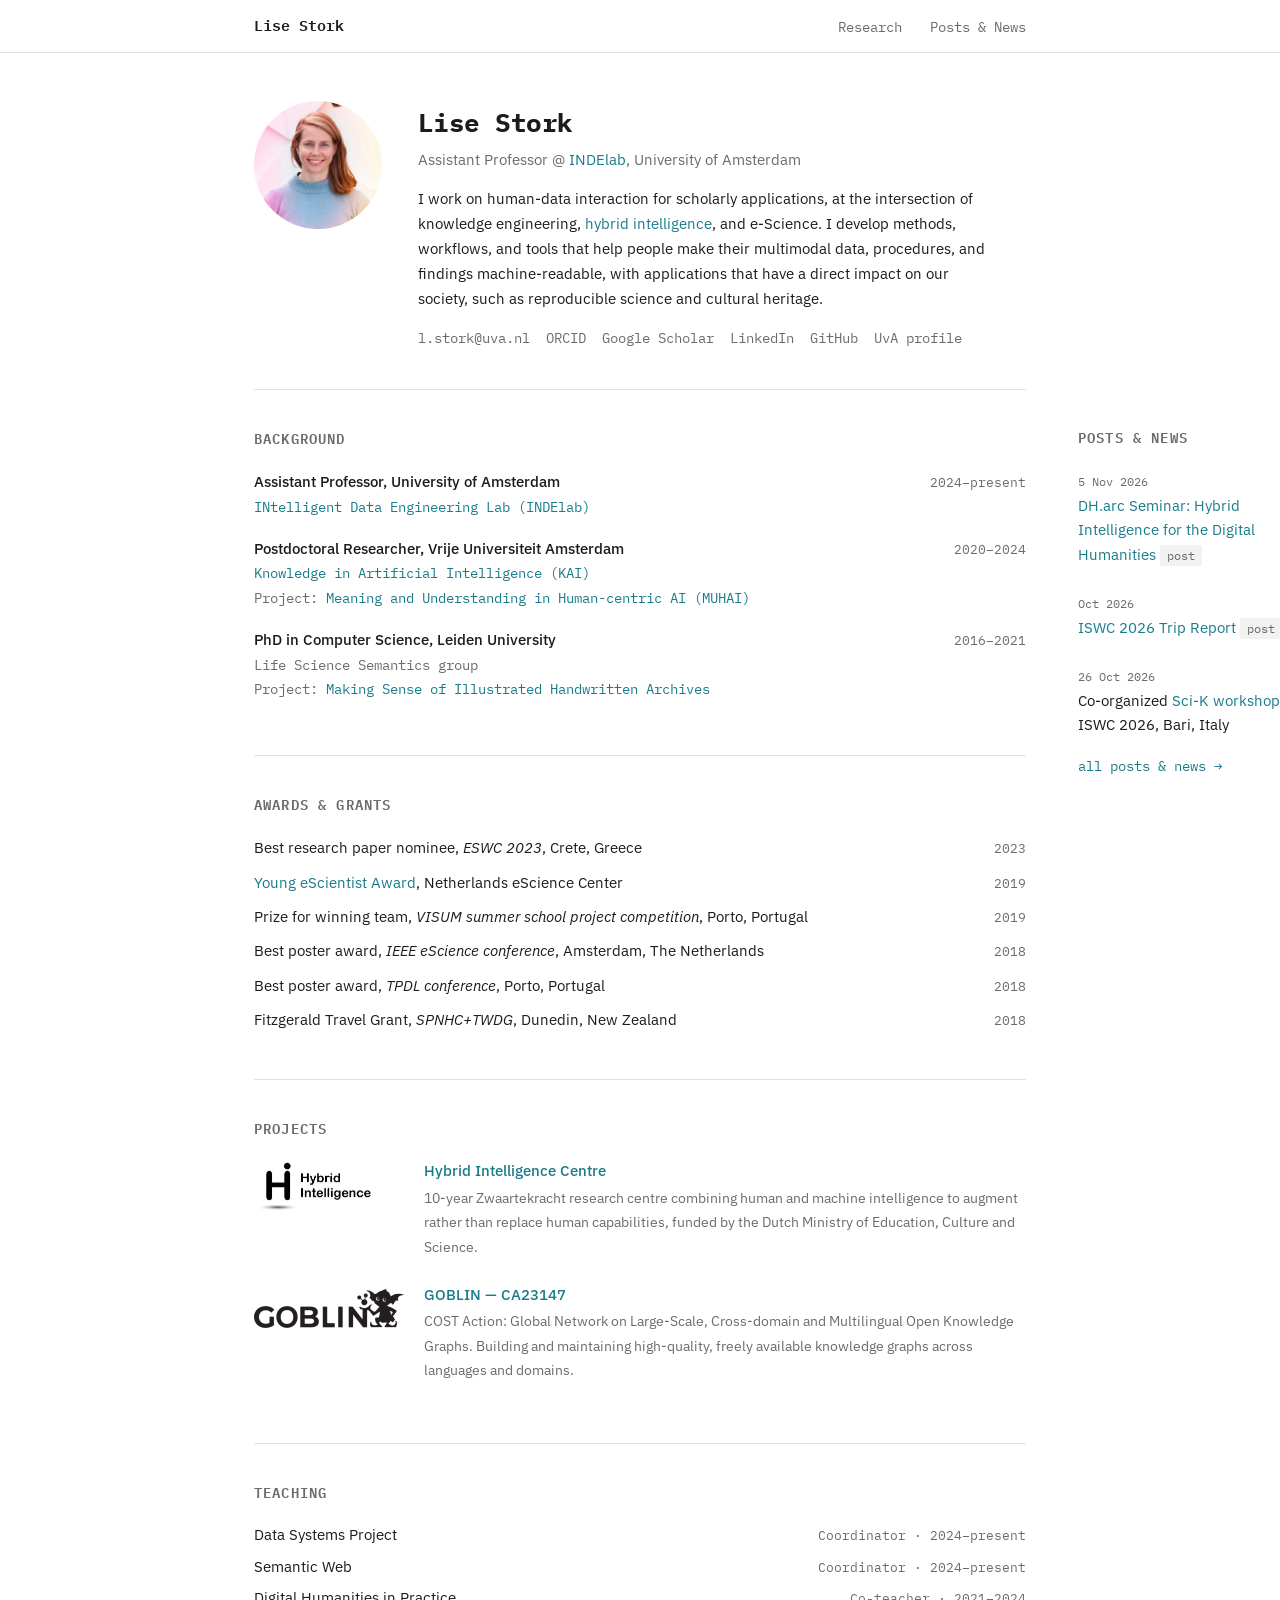
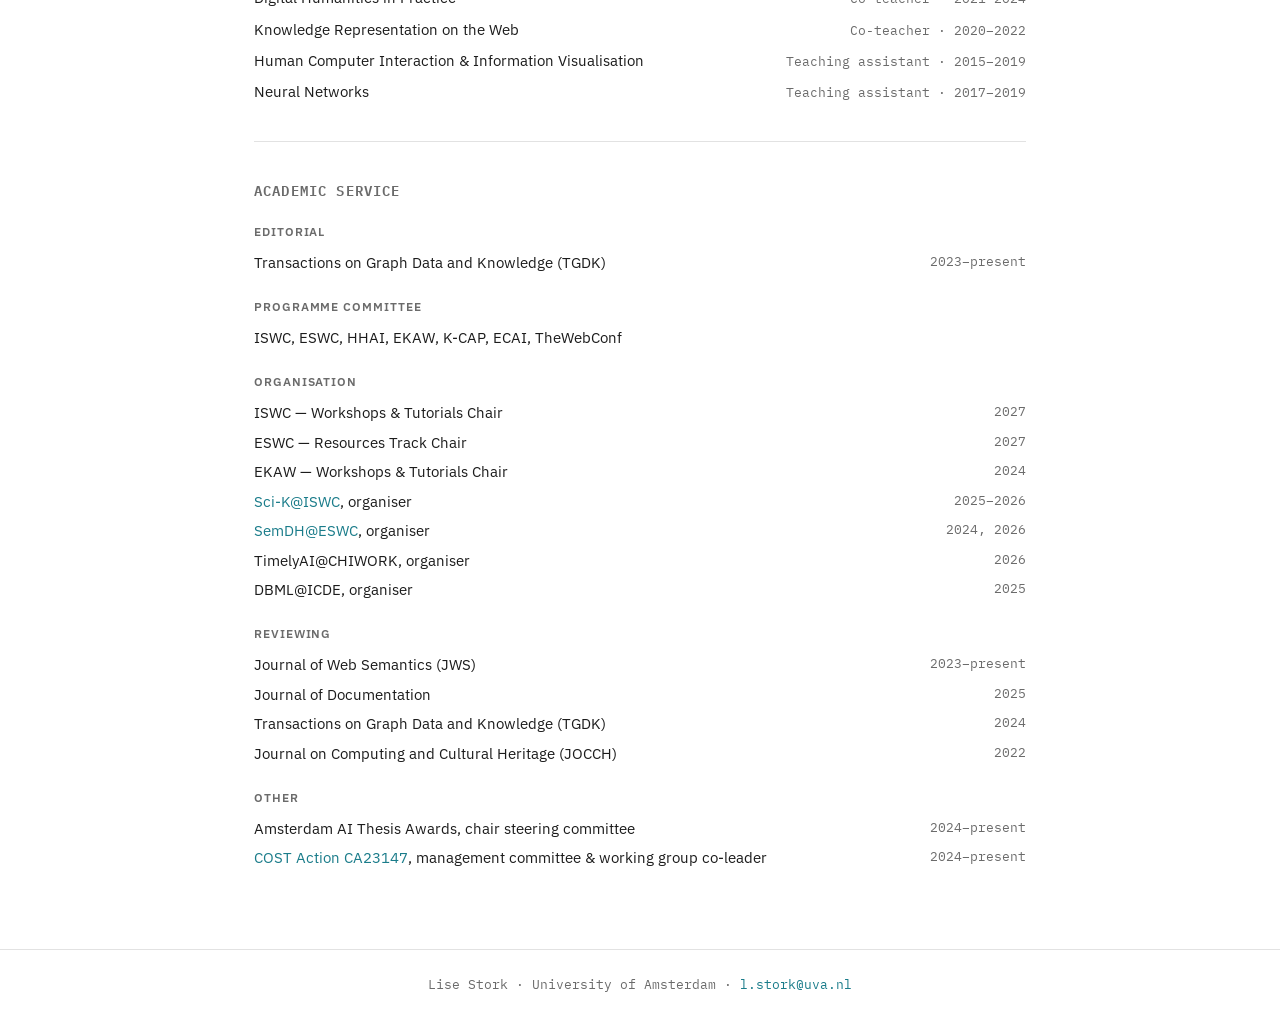
<file: index.html>
<!DOCTYPE html>
<html lang="en">
<head>
  <meta charset="utf-8">
  <meta name="viewport" content="width=device-width, initial-scale=1">
  <meta name="description" content="Lise Stork, Assistant Professor at INDElab, University of Amsterdam. Semantic Web, Knowledge Engineering, Scholarly Data.">
  <title>Lise Stork</title>
  <link rel="stylesheet" href="style.css">
</head>
<body>

<nav>
  <div class="nav-inner">
    <a class="nav-name" href="index.html">Lise Stork</a>
    <ul class="nav-links">
      <li><a href="research/index.html">Research</a></li>
      <li><a href="posts/index.html">Posts &amp; News</a></li>
    </ul>
  </div>
</nav>

<div class="wrap">

  <!-- ── Profile ─────────────────────────── -->
  <div class="profile" id="about">
    <img class="profile-photo" src="images/photo.png" alt="Lise Stork">
    <div class="profile-info">
      <h1>Lise Stork</h1>
      <p class="profile-role">
        Assistant Professor @
        <a href="https://indelab.org/">INDElab</a>,
        University of Amsterdam
      </p>
      <p class="profile-bio">
        I work on human-data interaction for scholarly applications, at the intersection
        of knowledge engineering, <a href="https://www.hybrid-intelligence-centre.nl/">hybrid intelligence</a>,
        and e-Science. I develop methods, workflows, and tools that help people make their
        multimodal data, procedures, and findings machine-readable, with applications that
        have a direct impact on our society, such as reproducible science and cultural
        heritage.
      </p>
      <div class="profile-links">
        <a class="email-link" href="#" data-u="l.stork" data-d="uva.nl">l.stork [at] uva.nl</a>
        <a href="https://orcid.org/0000-0002-2146-4803">ORCID</a>
        <a href="https://scholar.google.com/citations?hl=en&user=zS9_TjYAAAAJ">Google Scholar</a>
        <a href="https://nl.linkedin.com/in/lise-stork-931300103">LinkedIn</a>
        <a href="https://github.com/lisestork">GitHub</a>
        <a href="https://www.uva.nl/profiel/s/t/l.stork/l.stork.html">UvA profile</a>
      </div>
    </div>
  </div>
</div><!-- /.wrap -->

<div class="wrap background-wrap">

    <section id="background">
        <h2>Background</h2>

        <div class="trajectory-item">
          <div class="trajectory-body">
            <strong>Assistant Professor, University of Amsterdam</strong>
            <span class="traj-sub">
              <a href="https://indelab.org/">INtelligent Data Engineering Lab (INDElab)</a><br>
            </span>
          </div>
          <span class="trajectory-dates">2024–present</span>
        </div>

        <div class="trajectory-item">
          <div class="trajectory-body">
            <strong>Postdoctoral Researcher, Vrije Universiteit Amsterdam</strong>
            <span class="traj-sub">
              <a href="https://kai.cs.vu.nl/">Knowledge in Artificial Intelligence (KAI)</a><br>
              Project: <a href="https://muhai.univiu.org/">Meaning and Understanding in Human-centric AI (MUHAI)</a>
            </span>
          </div>
          <span class="trajectory-dates">2020–2024</span>
        </div>

        <div class="trajectory-item">
          <div class="trajectory-body">
            <strong>PhD in Computer Science, Leiden University</strong>
            <span class="traj-sub">
              Life Science Semantics group<br>
              Project: <a href="https://sites.google.com/naturalis.nl/makingsenseproject/">Making Sense of Illustrated Handwritten Archives</a>
            </span>
          </div>
          <span class="trajectory-dates">2016–2021</span>
        </div>

    </section>

  <!-- ── Sidebar: News ───────────────────── -->
    <aside class="page-sidebar">
      <section id="news">
        <h2>Posts &amp; News</h2>
        <div class="news-list" id="news-list"></div>
        <p class="see-all"><a href="posts/index.html">all posts &amp; news →</a></p>
      </section>
    </aside>

</div><!-- /.background-wrap -->

<div class="wrap">

  <!-- Awards & Grants -->
      <section id="awards">
        <h2>Awards &amp; Grants</h2>

        <div class="award-item">
          <span>Best research paper nominee, <em>ESWC 2023</em>, Crete, Greece</span>
          <span class="award-year">2023</span>
        </div>
        <div class="award-item">
          <span><a href="https://www.esciencecenter.nl/news/lise-stork-wins-young-escientist-award-2019/">Young eScientist Award</a>, Netherlands eScience Center</span>
          <span class="award-year">2019</span>
        </div>
        <div class="award-item">
          <span>Prize for winning team, <em>VISUM summer school project competition</em>, Porto, Portugal</span>
          <span class="award-year">2019</span>
        </div>
        <div class="award-item">
          <span>Best poster award, <em>IEEE eScience conference</em>, Amsterdam, The Netherlands</span>
          <span class="award-year">2018</span>
        </div>
        <div class="award-item">
          <span>Best poster award, <em>TPDL conference</em>, Porto, Portugal</span>
          <span class="award-year">2018</span>
        </div>
        <div class="award-item">
          <span>Fitzgerald Travel Grant, <em>SPNHC+TWDG</em>, Dunedin, New Zealand</span>
          <span class="award-year">2018</span>
        </div>
      </section>

      <!-- Projects -->
      <section id="projects">
        <h2>Projects</h2>

        <div class="project-item">
          <div class="project-logo-wrap"><a href="https://www.hybrid-intelligence-centre.nl/"><img class="project-logo" src="images/hi-centre-logo.jpg" alt="Hybrid Intelligence Centre"></a></div>
          <div>
            <strong><a href="https://www.hybrid-intelligence-centre.nl/">Hybrid Intelligence Centre</a></strong>
            <span class="proj-desc">10-year Zwaartekracht research centre combining human and machine intelligence to augment rather than replace human capabilities, funded by the Dutch Ministry of Education, Culture and Science.</span>
          </div>
        </div>

        <div class="project-item">
          <div class="project-logo-wrap"><a href="https://goblin-cost.eu/"><img class="project-logo" src="images/goblin-logo.png" alt="GOBLIN COST Action"></a></div>
          <div>
            <strong><a href="https://goblin-cost.eu/">GOBLIN — CA23147</a></strong>
            <span class="proj-desc">COST Action: Global Network on Large-Scale, Cross-domain and Multilingual Open Knowledge Graphs. Building and maintaining high-quality, freely available knowledge graphs across languages and domains.</span>
          </div>
        </div>
      </section>

      <!-- Teaching -->
      <section id="teaching">
        <h2>Teaching</h2>
        <div class="teaching-list">
          <div class="teaching-item">
            <span>Data Systems Project</span>
            <span class="teaching-meta">Coordinator · 2024–present</span>
          </div>
          <div class="teaching-item">
            <span>Semantic Web</span>
            <span class="teaching-meta">Coordinator · 2024–present</span>
          </div>
          <div class="teaching-item">
            <span>Digital Humanities in Practice</span>
            <span class="teaching-meta">Co-teacher · 2021–2024</span>
          </div>
          <div class="teaching-item">
            <span>Knowledge Representation on the Web</span>
            <span class="teaching-meta">Co-teacher · 2020–2022</span>
          </div>
          <div class="teaching-item">
            <span>Human Computer Interaction &amp; Information Visualisation</span>
            <span class="teaching-meta">Teaching assistant · 2015–2019</span>
          </div>
          <div class="teaching-item">
            <span>Neural Networks</span>
            <span class="teaching-meta">Teaching assistant · 2017–2019</span>
          </div>
        </div>
      </section>

      <!-- Academic Service -->
      <section id="service">
        <h2>Academic Service</h2>

        <div class="service-group">
          <h3>Editorial</h3>
          <ul class="service-list">
            <li>
              <span>Transactions on Graph Data and Knowledge (TGDK)</span>
              <span class="service-year">2023–present</span>
            </li>
          </ul>
        </div>

        <div class="service-group">
          <h3>Programme Committee</h3>
          <p style="font-size:0.925rem;">ISWC, ESWC, HHAI, EKAW, K-CAP, ECAI, TheWebConf</p>
        </div>

        <div class="service-group">
          <h3>Organisation</h3>
          <ul class="service-list">
            <li><span>ISWC — Workshops &amp; Tutorials Chair</span><span class="service-year">2027</span></li>
            <li><span>ESWC — Resources Track Chair</span><span class="service-year">2027</span></li>
            <li><span>EKAW — Workshops &amp; Tutorials Chair</span><span class="service-year">2024</span></li>
            <li><span><a href="https://sci-k.github.io/2026/">Sci-K@ISWC</a>, organiser</span><span class="service-year">2025–2026</span></li>
            <li><span><a href="https://semdh.github.io/">SemDH@ESWC</a>, organiser</span><span class="service-year">2024, 2026</span></li>
            <li><span>TimelyAI@CHIWORK, organiser</span><span class="service-year">2026</span></li>
            <li><span>DBML@ICDE, organiser</span><span class="service-year">2025</span></li>
          </ul>
        </div>

        <div class="service-group">
          <h3>Reviewing</h3>
          <ul class="service-list">
            <li><span>Journal of Web Semantics (JWS)</span><span class="service-year">2023–present</span></li>
            <li><span>Journal of Documentation</span><span class="service-year">2025</span></li>
            <li><span>Transactions on Graph Data and Knowledge (TGDK)</span><span class="service-year">2024</span></li>
            <li><span>Journal on Computing and Cultural Heritage (JOCCH)</span><span class="service-year">2022</span></li>
          </ul>
        </div>

        <div class="service-group">
          <h3>Other</h3>
          <ul class="service-list">
            <li>
              <span>Amsterdam AI Thesis Awards, chair steering committee</span>
              <span class="service-year">2024–present</span>
            </li>
            <li>
              <span><a href="https://goblin-cost.eu/">COST Action CA23147</a>, management committee &amp; working group co-leader</span>
              <span class="service-year">2024–present</span>
            </li>
          </ul>
        </div>
      </section>

</div>

<footer>
  <div class="wrap">
    <p>Lise Stork · University of Amsterdam ·
      <a class="email-link" href="#" data-u="l.stork" data-d="uva.nl">l.stork [at] uva.nl</a>
    </p>
  </div>
</footer>

<script>
  document.querySelectorAll('.email-link').forEach(function(el) {
    var addr = el.dataset.u + '@' + el.dataset.d;
    el.href = 'mailto:' + addr;
    el.textContent = addr;
  });
</script>
<script src="posts.js"></script>
<script>
  (function () {
    var sorted = POSTS.slice().sort(function (a, b) { return b.sort > a.sort ? 1 : -1; });
    document.getElementById('news-list').innerHTML = sorted.slice(0, 3).map(function (item) {
      var titleHtml = item.url
        ? '<a href="' + item.url + '">' + (item.title || '') + '</a>'
        : (item.titleHtml || item.title || '');
      var tagHtml = item.url && item.tags.length
        ? ' <span class="post-tag">' + item.tags[0] + '</span>' : '';
      return '<div class="news-item"><span class="news-date">' + item.date + '</span>'
        + '<span>' + titleHtml + tagHtml + '</span></div>';
    }).join('');
  })();
</script>

</body>
</html>
</file>
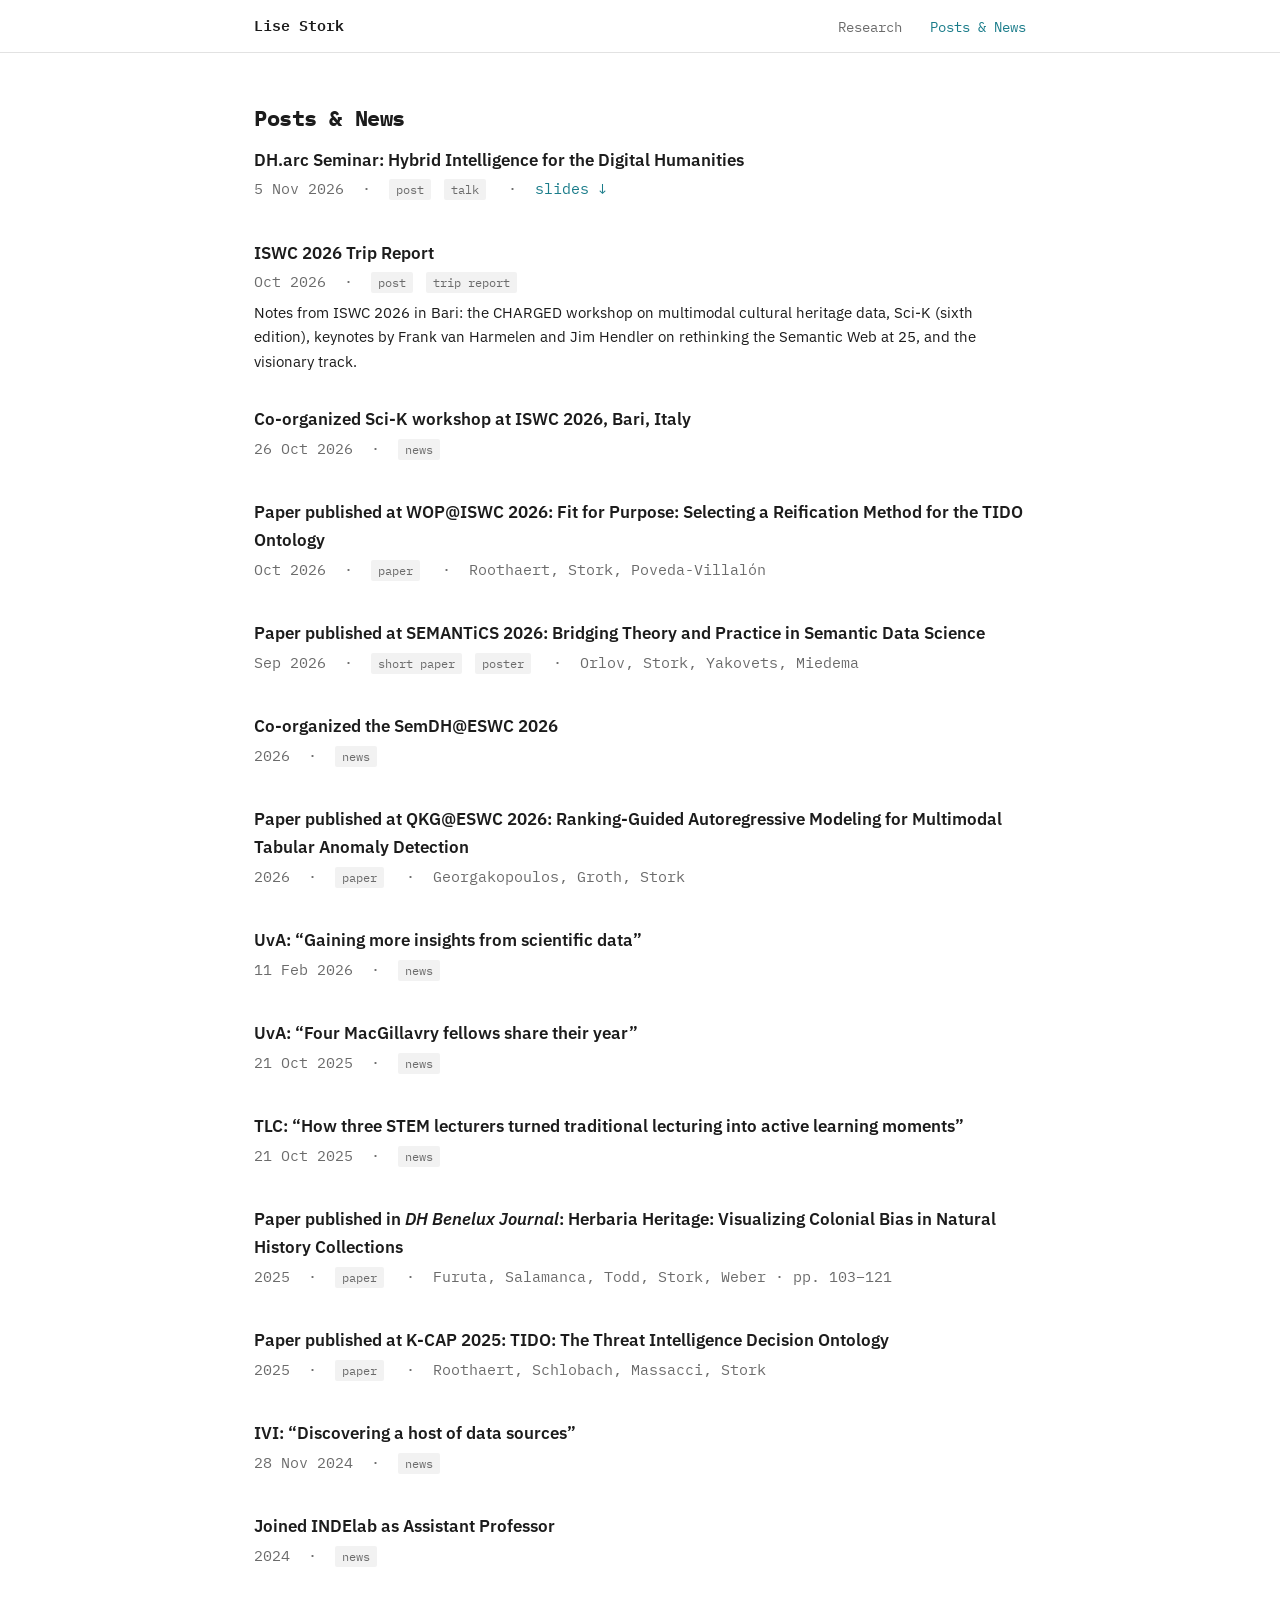
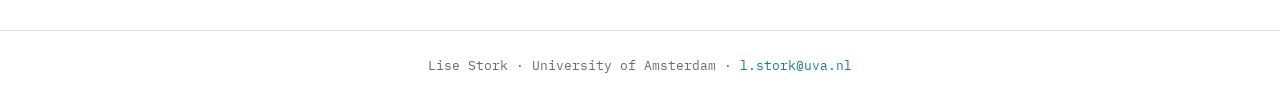
<file: posts/index.html>
<!DOCTYPE html>
<html lang="en">
<head>
  <meta charset="utf-8">
  <meta name="viewport" content="width=device-width, initial-scale=1">
  <meta name="description" content="Posts & News — Lise Stork">
  <title>Posts &amp; News · Lise Stork</title>
  <link rel="stylesheet" href="../style.css">
</head>
<body>

<nav>
  <div class="nav-inner">
    <a class="nav-name" href="../index.html">Lise Stork</a>
    <ul class="nav-links">
      <li><a href="../research/index.html">Research</a></li>
      <li><a href="../posts/index.html" class="active">Posts &amp; News</a></li>
    </ul>
  </div>
</nav>

<div class="wrap">

  <div class="profile" style="padding-bottom: 8px;">
    <div class="profile-info">
      <h1 style="font-size:1.35rem;">Posts &amp; News</h1>
    </div>
  </div>

  <main>
    <section style="border-top: none; padding-top: 0;">
      <div class="post-list" id="post-list"></div>
    </section>
  </main>
</div>

<footer>
  <div class="wrap">
    <p>Lise Stork · University of Amsterdam ·
      <a class="email-link" href="#" data-u="l.stork" data-d="uva.nl">l.stork [at] uva.nl</a>
    </p>
  </div>
</footer>

<script>
  document.querySelectorAll('.email-link').forEach(function(el) {
    var addr = el.dataset.u + '@' + el.dataset.d;
    el.href = 'mailto:' + addr;
    el.textContent = addr;
  });
</script>
<script src="../posts.js"></script>
<script>
  (function () {
    var base = '../';
    var sorted = POSTS.slice().sort(function (a, b) { return b.sort > a.sort ? 1 : -1; });
    document.getElementById('post-list').innerHTML = sorted.map(function (item) {
      var titleHtml = item.url
        ? '<a href="' + base + item.url + '">' + (item.title || '') + '</a>'
        : (item.titleHtml || item.title || '');
      var tagSpans = item.tags.map(function (t) {
        return '<span class="post-tag">' + t + '</span>';
      }).join(' ');
      var meta = item.date + ' &nbsp;·&nbsp; ' + tagSpans;
      if (item.byline) meta += ' &nbsp;·&nbsp; ' + item.byline;
      if (item.slides) meta += ' &nbsp;·&nbsp; <a href="' + base + item.slides + '">slides ↓</a>';
      return '<div class="post-entry"><h3>' + titleHtml + '</h3>'
        + '<p class="post-entry-meta">' + meta + '</p>'
        + (item.description ? '<p>' + item.description + '</p>' : '')
        + '</div>';
    }).join('');
  })();
</script>

</body>
</html>
</file>
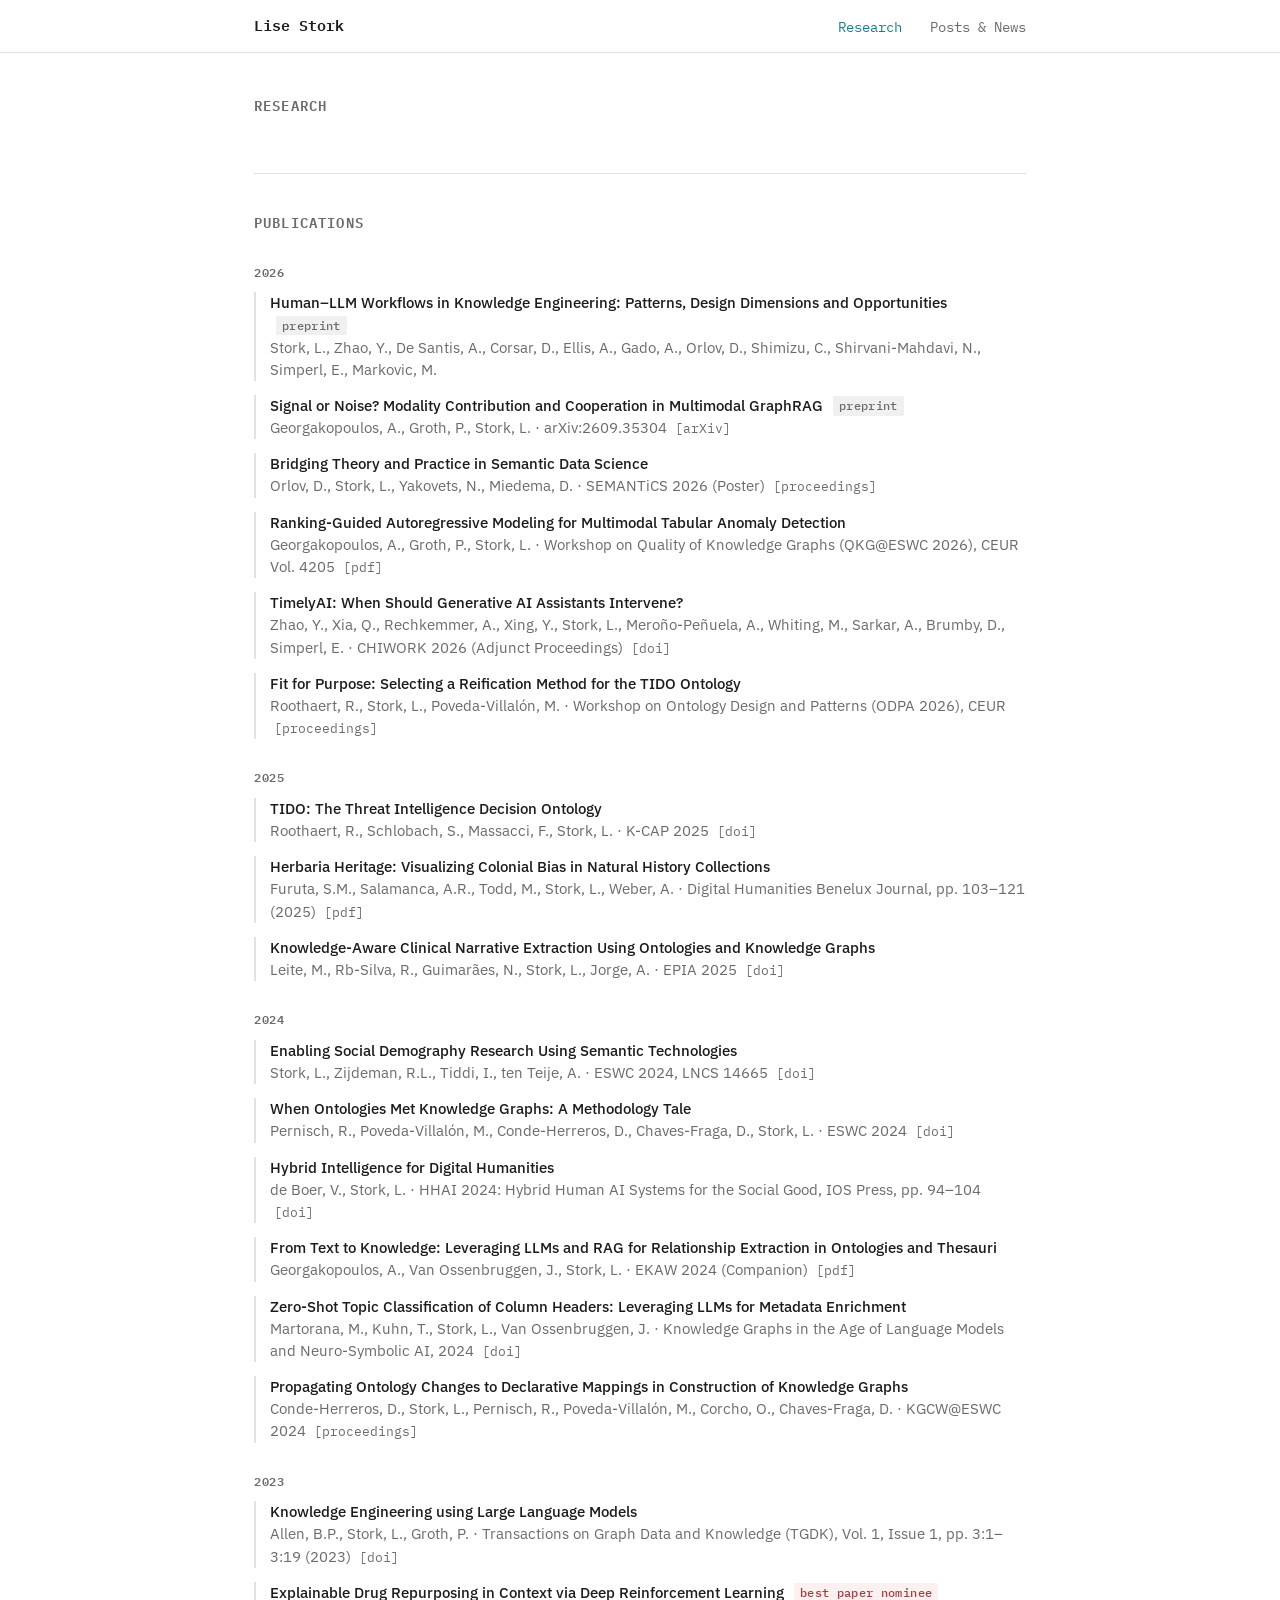
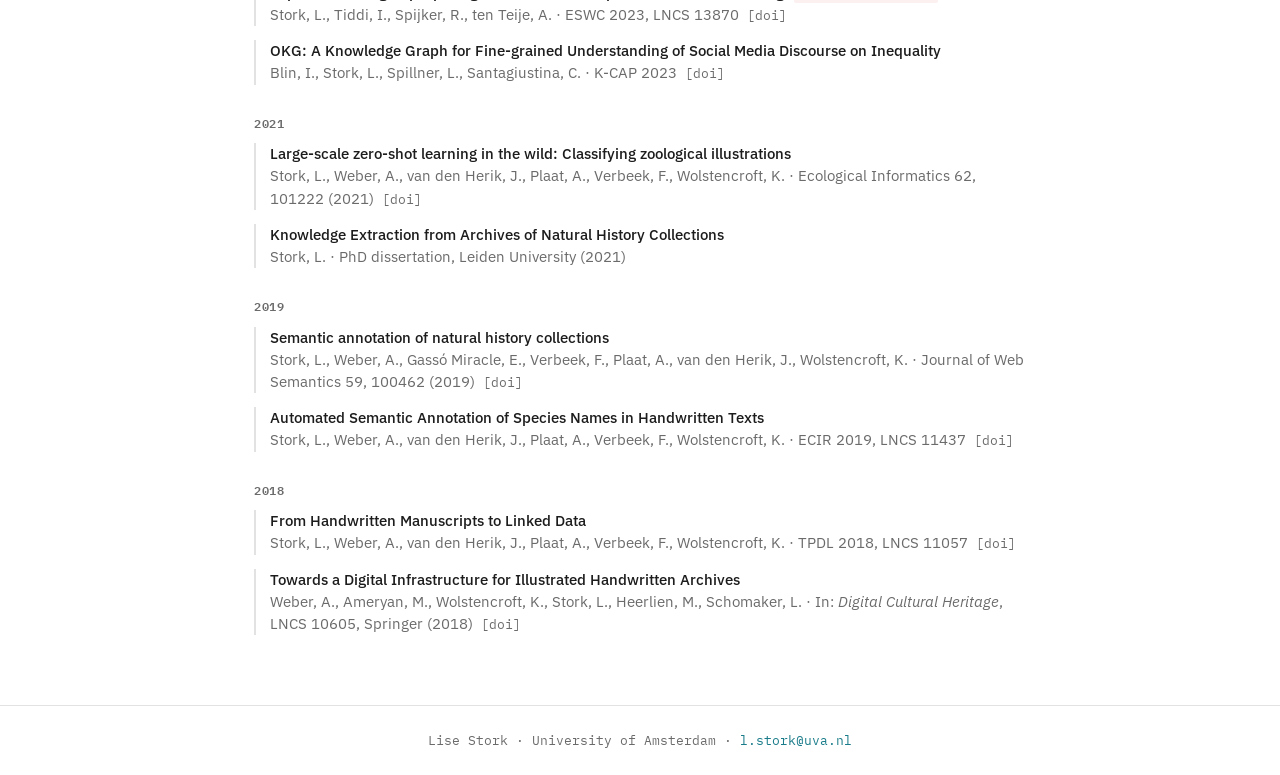
<file: research/index.html>
<!DOCTYPE html>
<html lang="en">
<head>
  <meta charset="utf-8">
  <meta name="viewport" content="width=device-width, initial-scale=1">
  <meta name="description" content="Research and publications — Lise Stork">
  <title>Research · Lise Stork</title>
  <link rel="stylesheet" href="../style.css">
</head>
<body>

<nav>
  <div class="nav-inner">
    <a class="nav-name" href="../index.html">Lise Stork</a>
    <ul class="nav-links">
      <li><a href="../research/index.html" class="active">Research</a></li>
      <li><a href="../blog/index.html">Posts &amp; News</a></li>
    </ul>
  </div>
</nav>

<div class="wrap">

  <main>

    <!-- ── Research areas ─────────────────── -->
    <section id="research" style="border-top: none; padding-top: 40px;">
      <h2>Research</h2>

<!--       <div class="research-area">
        <h3>Human-data interaction for scholarly domains</h3>
        <p>
          I study and design methods, tools, and workflows that help domain experts
          (natural historians, social scientists, digital humanists, biomedical researchers)
          work effectively with data throughout the full data lifecycle: from collection
          and annotation, through integration and management, to analysis and knowledge
          discovery. A central question in my work is how to build systems that are both
          computationally powerful and genuinely usable by domain experts who are not
          software engineers.
        </p>
      </div>

      <div class="research-area">
        <h3>Knowledge engineering with language models</h3>
        <p>
          A growing focus of my work is understanding how large language models can
          assist with knowledge engineering tasks: populating ontologies, extracting
          relationships from text, constructing and maintaining knowledge graphs, and
          supporting annotation workflows. I am interested in what effective human–LLM
          collaboration looks like in practice: where models help, where they fall
          short, and how to design hybrid workflows that combine the strengths of both.
        </p>
      </div>

      <div class="research-area">
        <h3>Semantic Web &amp; knowledge graphs for scholarly data</h3>
        <p>
          I apply Semantic Web technologies (RDF, OWL, SPARQL, ontologies) to make
          scholarly data more findable, interoperable, and machine-actionable. My work
          spans applications in natural history collections, historical demography, and
          biomedical knowledge discovery, with a consistent focus on data quality,
          knowledge provenance, and reproducibility.
        </p>
      </div>

      <div class="research-area">
        <h3>Application domains</h3>
        <p>
          I am interested in working with domain experts across cultural heritage,
          biodiversity, chemistry, and the social sciences.
          These fields share common challenges around heterogeneous, understructured data
          and the need to make specialist knowledge computable and reusable.
        </p>
      </div> -->

    </section>

    <!-- ── Publications ───────────────────── -->
    <section id="publications">
      <h2>Publications</h2>

      <p class="pub-year-heading">2026</p>

      <div class="pub-entry">
        <span class="pub-title">Human–LLM Workflows in Knowledge Engineering: Patterns, Design Dimensions and Opportunities</span>
        <span class="pub-tag preprint">preprint</span><br>
        <span class="pub-venue">Stork, L., Zhao, Y., De Santis, A., Corsar, D., Ellis, A., Gado, A., Orlov, D., Shimizu, C., Shirvani-Mahdavi, N., Simperl, E., Markovic, M.</span>
      </div>

      <div class="pub-entry">
        <span class="pub-title">Signal or Noise? Modality Contribution and Cooperation in Multimodal GraphRAG</span>
        <span class="pub-tag preprint">preprint</span><br>
        <span class="pub-venue">Georgakopoulos, A., Groth, P., Stork, L. · arXiv:2609.35304</span>
        <a class="doi" href="https://arxiv.org/abs/2609.35304">[arXiv]</a>
      </div>

      <div class="pub-entry">
        <span class="pub-title">Bridging Theory and Practice in Semantic Data Science</span><br>
        <span class="pub-venue">Orlov, D., Stork, L., Yakovets, N., Miedema, D. · SEMANTiCS 2026 (Poster)</span>
        <a class="doi" href="https://ceur-ws.org/Vol-4293/">[proceedings]</a>
      </div>

      <div class="pub-entry">
        <span class="pub-title">Ranking-Guided Autoregressive Modeling for Multimodal Tabular Anomaly Detection</span><br>
        <span class="pub-venue">Georgakopoulos, A., Groth, P., Stork, L. · Workshop on Quality of Knowledge Graphs (QKG@ESWC 2026), CEUR Vol. 4205</span>
        <a class="doi" href="https://ceur-ws.org/Vol-4205/paper7.pdf">[pdf]</a>
      </div>

      <div class="pub-entry">
        <span class="pub-title">TimelyAI: When Should Generative AI Assistants Intervene?</span><br>
        <span class="pub-venue">Zhao, Y., Xia, Q., Rechkemmer, A., Xing, Y., Stork, L., Meroño-Peñuela, A., Whiting, M., Sarkar, A., Brumby, D., Simperl, E. · CHIWORK 2026 (Adjunct Proceedings)</span>
        <a class="doi" href="https://doi.org/10.1145/3805029.3818270">[doi]</a>
      </div>

      <div class="pub-entry">
        <span class="pub-title">Fit for Purpose: Selecting a Reification Method for the TIDO Ontology</span><br>
        <span class="pub-venue">Roothaert, R., Stork, L., Poveda-Villalón, M. · Workshop on Ontology Design and Patterns (ODPA 2026), CEUR</span>
        <a class="doi" href="https://odpa.github.io/workshop-on-ontology-design-and-patterns/2026/#schedule">[proceedings]</a>
      </div>

      <p class="pub-year-heading">2025</p>

      <div class="pub-entry">
        <span class="pub-title">TIDO: The Threat Intelligence Decision Ontology</span><br>
        <span class="pub-venue">Roothaert, R., Schlobach, S., Massacci, F., Stork, L. · K-CAP 2025</span>
        <a class="doi" href="https://doi.org/10.1145/3731443.3771351">[doi]</a>
      </div>

      <div class="pub-entry">
        <span class="pub-title">Herbaria Heritage: Visualizing Colonial Bias in Natural History Collections</span><br>
        <span class="pub-venue">Furuta, S.M., Salamanca, A.R., Todd, M., Stork, L., Weber, A. · Digital Humanities Benelux Journal, pp. 103–121 (2025)</span>
        <a class="doi" href="https://journal.dhbenelux.org/wp-content/uploads/2025/11/V7_P8_Furuta_DH_Benelux_Journal_Volume_7___2025.pdf">[pdf]</a>
      </div>

      <div class="pub-entry">
        <span class="pub-title">Knowledge-Aware Clinical Narrative Extraction Using Ontologies and Knowledge Graphs</span><br>
        <span class="pub-venue">Leite, M., Rb-Silva, R., Guimarães, N., Stork, L., Jorge, A. · EPIA 2025</span>
        <a class="doi" href="https://doi.org/10.1007/978-3-032-05176-9_3">[doi]</a>
      </div>

      <p class="pub-year-heading">2024</p>

      <div class="pub-entry">
        <span class="pub-title">Enabling Social Demography Research Using Semantic Technologies</span><br>
        <span class="pub-venue">Stork, L., Zijdeman, R.L., Tiddi, I., ten Teije, A. · ESWC 2024, LNCS 14665</span>
        <a class="doi" href="https://doi.org/10.1007/978-3-031-60635-9_12">[doi]</a>
      </div>

      <div class="pub-entry">
        <span class="pub-title">When Ontologies Met Knowledge Graphs: A Methodology Tale</span><br>
        <span class="pub-venue">Pernisch, R., Poveda-Villalón, M., Conde-Herreros, D., Chaves-Fraga, D., Stork, L. · ESWC 2024</span>
        <a class="doi" href="https://doi.org/10.1007/978-3-031-78952-6_43">[doi]</a>
      </div>

      <div class="pub-entry">
        <span class="pub-title">Hybrid Intelligence for Digital Humanities</span><br>
        <span class="pub-venue">de Boer, V., Stork, L. · HHAI 2024: Hybrid Human AI Systems for the Social Good, IOS Press, pp. 94–104</span>
        <a class="doi" href="https://doi.org/10.3233/FAIA240186">[doi]</a>
      </div>

      <div class="pub-entry">
        <span class="pub-title">From Text to Knowledge: Leveraging LLMs and RAG for Relationship Extraction in Ontologies and Thesauri</span><br>
        <span class="pub-venue">Georgakopoulos, A., Van Ossenbruggen, J., Stork, L. · EKAW 2024 (Companion)</span>
        <a class="doi" href="https://ceur-ws.org/Vol-3967/ELMKE_2024_paper_4.pdf">[pdf]</a>
      </div>

      <div class="pub-entry">
        <span class="pub-title">Zero-Shot Topic Classification of Column Headers: Leveraging LLMs for Metadata Enrichment</span><br>
        <span class="pub-venue">Martorana, M., Kuhn, T., Stork, L., Van Ossenbruggen, J. · Knowledge Graphs in the Age of Language Models and Neuro-Symbolic AI, 2024</span>
        <a class="doi" href="https://doi.org/10.3233/SSW240006">[doi]</a>
      </div>

      <div class="pub-entry">
        <span class="pub-title">Propagating Ontology Changes to Declarative Mappings in Construction of Knowledge Graphs</span><br>
        <span class="pub-venue">Conde-Herreros, D., Stork, L., Pernisch, R., Poveda-Villalón, M., Corcho, O., Chaves-Fraga, D. · KGCW@ESWC 2024</span>
        <a class="doi" href="https://ceur-ws.org/Vol-3718/">[proceedings]</a>
      </div>

      <p class="pub-year-heading">2023</p>

      <div class="pub-entry">
        <span class="pub-title">Knowledge Engineering using Large Language Models</span><br>
        <span class="pub-venue">Allen, B.P., Stork, L., Groth, P. · Transactions on Graph Data and Knowledge (TGDK), Vol. 1, Issue 1, pp. 3:1–3:19 (2023)</span>
        <a class="doi" href="https://doi.org/10.4230/TGDK.1.1.3">[doi]</a>
      </div>

      <div class="pub-entry">
        <span class="pub-title">Explainable Drug Repurposing in Context via Deep Reinforcement Learning</span>
        <span class="pub-tag" style="background:#fdf0f0;color:#a04040;">best paper nominee</span><br>
        <span class="pub-venue">Stork, L., Tiddi, I., Spijker, R., ten Teije, A. · ESWC 2023, LNCS 13870</span>
        <a class="doi" href="https://doi.org/10.1007/978-3-031-33455-9_1">[doi]</a>
      </div>

      <div class="pub-entry">
        <span class="pub-title">OKG: A Knowledge Graph for Fine-grained Understanding of Social Media Discourse on Inequality</span><br>
        <span class="pub-venue">Blin, I., Stork, L., Spillner, L., Santagiustina, C. · K-CAP 2023</span>
        <a class="doi" href="https://doi.org/10.1145/3587259.3627557">[doi]</a>
      </div>

      <p class="pub-year-heading">2021</p>

      <div class="pub-entry">
        <span class="pub-title">Large-scale zero-shot learning in the wild: Classifying zoological illustrations</span><br>
        <span class="pub-venue">Stork, L., Weber, A., van den Herik, J., Plaat, A., Verbeek, F., Wolstencroft, K. · Ecological Informatics 62, 101222 (2021)</span>
        <a class="doi" href="https://doi.org/10.1016/j.ecoinf.2021.101222">[doi]</a>
      </div>

      <div class="pub-entry">
        <span class="pub-title">Knowledge Extraction from Archives of Natural History Collections</span><br>
        <span class="pub-venue">Stork, L. · PhD dissertation, Leiden University (2021)</span>
      </div>

      <p class="pub-year-heading">2019</p>

      <div class="pub-entry">
        <span class="pub-title">Semantic annotation of natural history collections</span><br>
        <span class="pub-venue">Stork, L., Weber, A., Gassó Miracle, E., Verbeek, F., Plaat, A., van den Herik, J., Wolstencroft, K. · Journal of Web Semantics 59, 100462 (2019)</span>
        <a class="doi" href="https://doi.org/10.1016/j.websem.2018.06.002">[doi]</a>
      </div>

      <div class="pub-entry">
        <span class="pub-title">Automated Semantic Annotation of Species Names in Handwritten Texts</span><br>
        <span class="pub-venue">Stork, L., Weber, A., van den Herik, J., Plaat, A., Verbeek, F., Wolstencroft, K. · ECIR 2019, LNCS 11437</span>
        <a class="doi" href="https://doi.org/10.1007/978-3-030-15712-8_43">[doi]</a>
      </div>

      <p class="pub-year-heading">2018</p>

      <div class="pub-entry">
        <span class="pub-title">From Handwritten Manuscripts to Linked Data</span><br>
        <span class="pub-venue">Stork, L., Weber, A., van den Herik, J., Plaat, A., Verbeek, F., Wolstencroft, K. · TPDL 2018, LNCS 11057</span>
        <a class="doi" href="https://doi.org/10.1007/978-3-030-00066-0_34">[doi]</a>
      </div>

      <div class="pub-entry">
        <span class="pub-title">Towards a Digital Infrastructure for Illustrated Handwritten Archives</span><br>
        <span class="pub-venue">Weber, A., Ameryan, M., Wolstencroft, K., Stork, L., Heerlien, M., Schomaker, L. · In: <em>Digital Cultural Heritage</em>, LNCS 10605, Springer (2018)</span>
        <a class="doi" href="https://doi.org/10.1007/978-3-319-75826-8_13">[doi]</a>
      </div>

    </section>

  </main>
</div>

<footer>
  <div class="wrap">
    <p>Lise Stork · University of Amsterdam ·
      <a class="email-link" href="#" data-u="l.stork" data-d="uva.nl">l.stork [at] uva.nl</a>
    </p>
  </div>
</footer>

<script>
  document.querySelectorAll('.email-link').forEach(function(el) {
    var addr = el.dataset.u + '@' + el.dataset.d;
    el.href = 'mailto:' + addr;
    el.textContent = addr;
  });
</script>

</body>
</html>
</file>
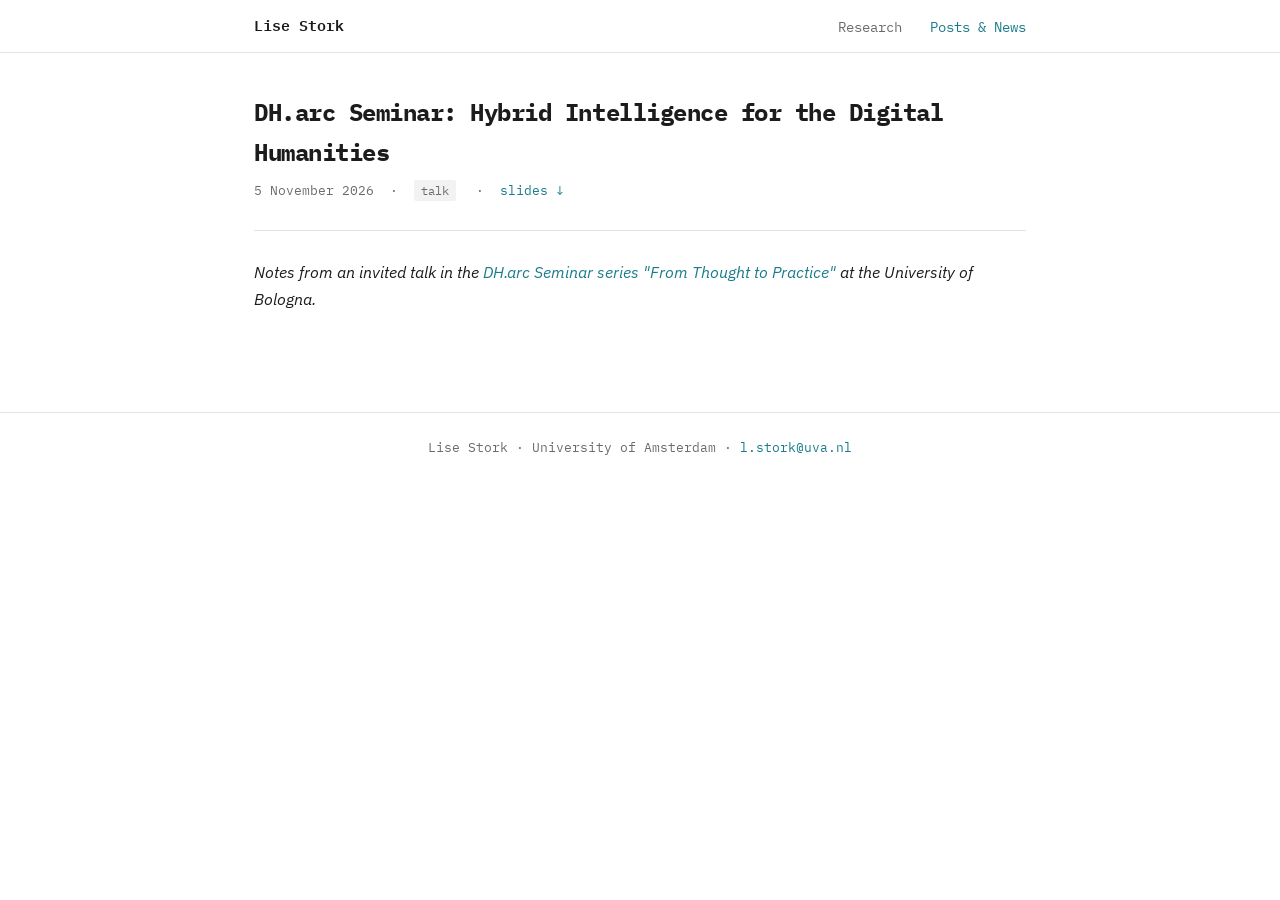
<file: posts/dharc-2026.html>
<!DOCTYPE html>
<html lang="en">
<head>
  <meta charset="utf-8">
  <meta name="viewport" content="width=device-width, initial-scale=1">
  <meta name="description" content="DH.arc Seminar: Hybrid Intelligence for the Digital Humanities — Lise Stork">
  <title>DH.arc Seminar · Lise Stork</title>
  <link rel="stylesheet" href="../style.css">
</head>
<body>

<nav>
  <div class="nav-inner">
    <a class="nav-name" href="../index.html">Lise Stork</a>
    <ul class="nav-links">
      <li><a href="../research/index.html">Research</a></li>
      <li><a href="../posts/index.html" class="active">Posts &amp; News</a></li>
    </ul>
  </div>
</nav>

<div class="wrap">

  <div class="post-header">
    <h1>DH.arc Seminar: Hybrid Intelligence for the Digital Humanities</h1>
    <p class="post-meta">
      5 November 2026 &nbsp;·&nbsp;
      <span class="post-tag">talk</span>
      &nbsp;·&nbsp;
      <a href="../talks/hybrid-intelligence-dh-2026.pdf">slides ↓</a>
    </p>
  </div>

  <div class="post-body">

    <p><em>Notes from an invited talk in the <a href="https://dharc-org.github.io/dharc-seminars/from-thought-to-practice/">DH.arc Seminar series "From Thought to Practice"</a> at the University of Bologna.</em></p>

    <!-- Add your reflections here -->

  </div>
</div>

<footer>
  <div class="wrap">
    <p>Lise Stork · University of Amsterdam ·
      <a class="email-link" href="#" data-u="l.stork" data-d="uva.nl">l.stork [at] uva.nl</a>
    </p>
  </div>
</footer>

<script>
  document.querySelectorAll('.email-link').forEach(function(el) {
    var addr = el.dataset.u + '@' + el.dataset.d;
    el.href = 'mailto:' + addr;
    el.textContent = addr;
  });
</script>

</body>
</html>
</file>
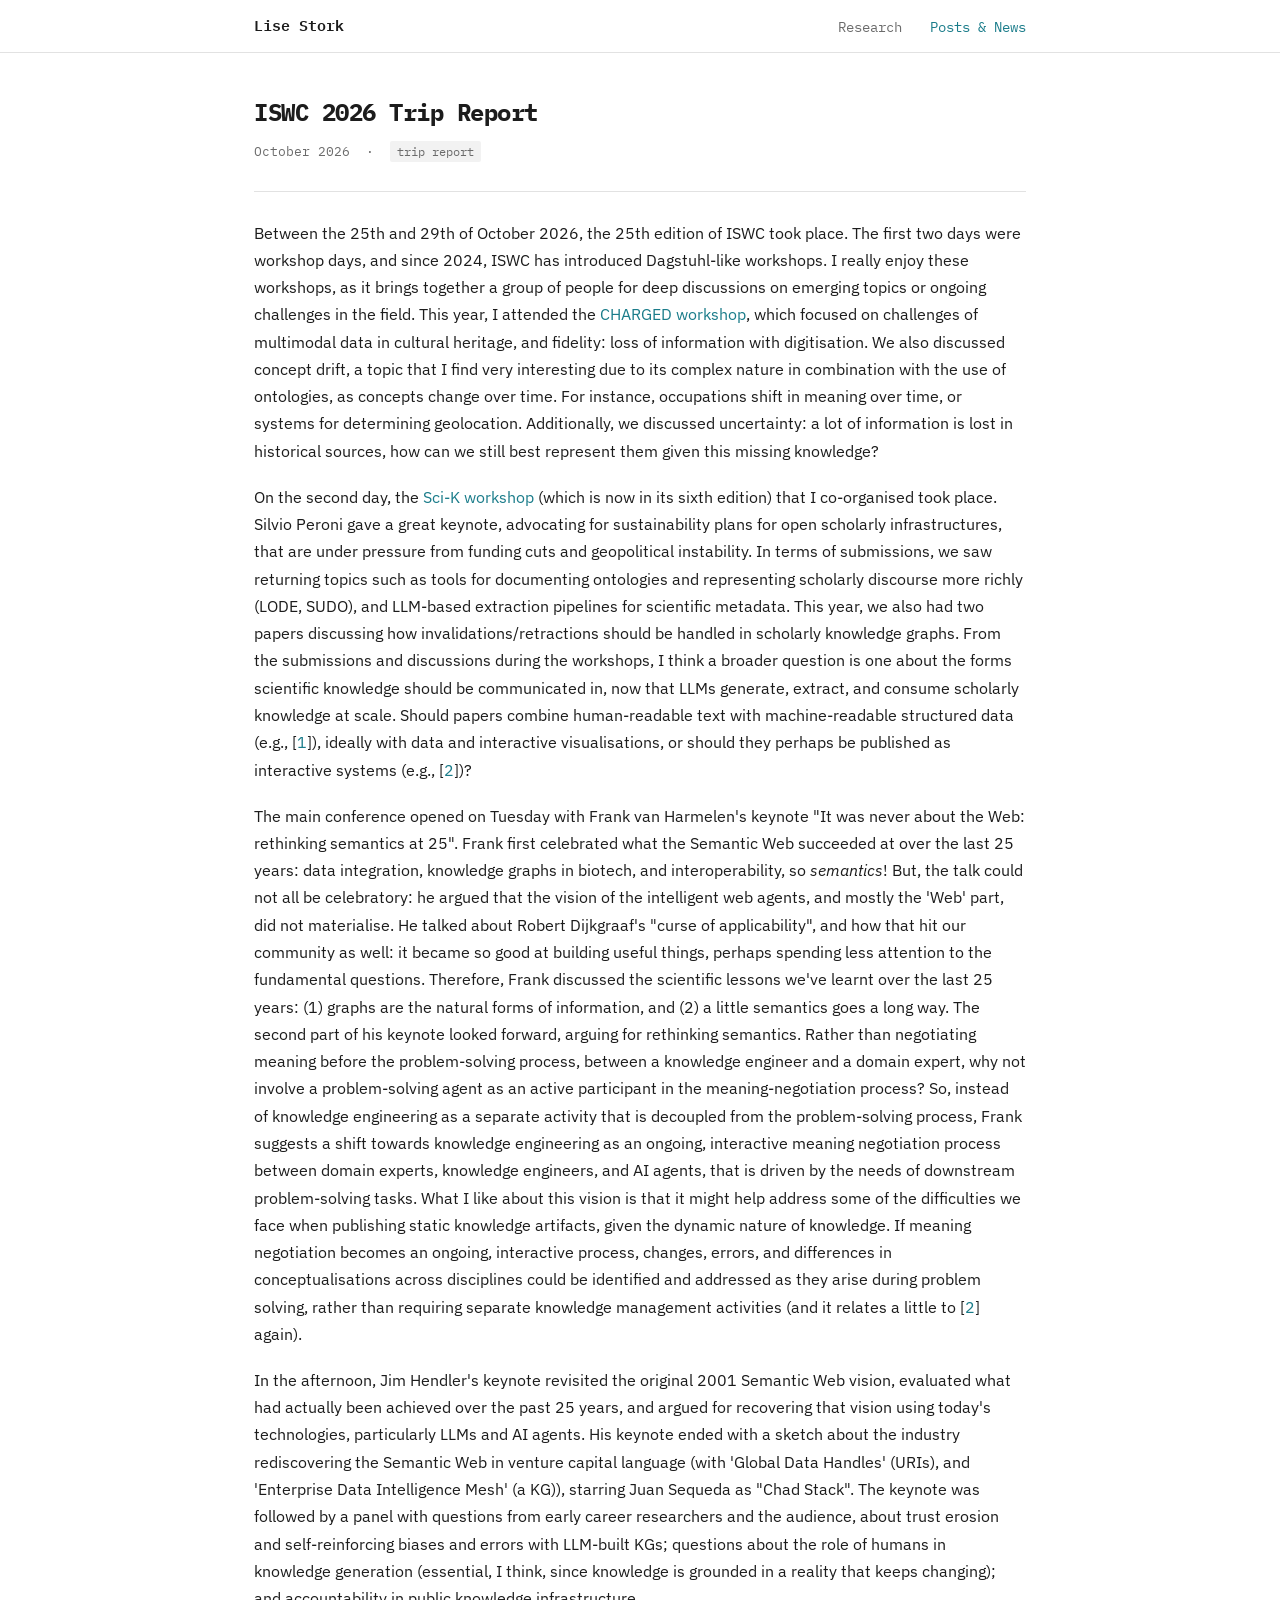
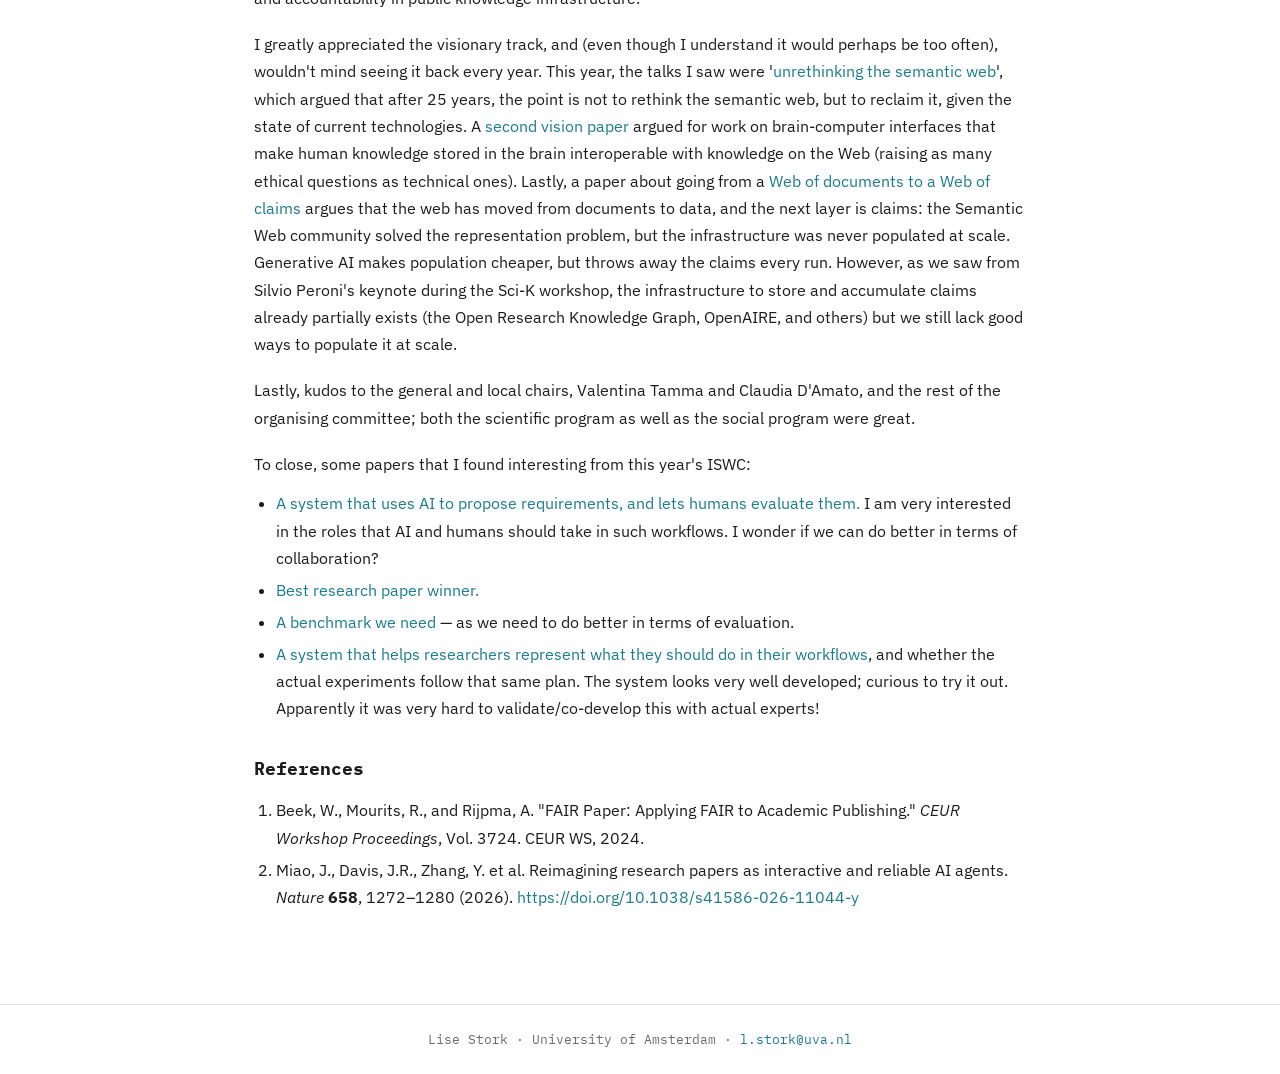
<file: posts/iswc-2026.html>
<!DOCTYPE html>
<html lang="en">
<head>
  <meta charset="utf-8">
  <meta name="viewport" content="width=device-width, initial-scale=1">
  <meta name="description" content="ISWC 2026 Trip Report — Lise Stork">
  <title>ISWC 2026 Trip Report · Lise Stork</title>
  <link rel="stylesheet" href="../style.css">
</head>
<body>

<nav>
  <div class="nav-inner">
    <a class="nav-name" href="../index.html">Lise Stork</a>
    <ul class="nav-links">
      <li><a href="../research/index.html">Research</a></li>
      <li><a href="../posts/index.html" class="active">Posts &amp; News</a></li>
    </ul>
  </div>
</nav>

<div class="wrap">

  <div class="post-header">
    <h1>ISWC 2026 Trip Report</h1>
    <p class="post-meta">October 2026 &nbsp;·&nbsp; <span class="post-tag">trip report</span></p>
  </div>

  <div class="post-body">

    <p>Between the 25th and 29th of October 2026, the 25th edition of ISWC took place.
      The first two days were workshop days, and since 2024, ISWC has introduced Dagstuhl-like workshops. I really enjoy these workshops, as it brings together a group of people for deep discussions on emerging topics or ongoing challenges in the field. This year, I attended the <a href="https://dhlab-nl.github.io/charged-workshop/">CHARGED workshop</a>, which focused on challenges of multimodal data
    in cultural heritage, and fidelity: loss of information with digitisation. We also discussed concept drift, a topic that I
    find very interesting due to its complex nature in combination with the use of
    ontologies, as concepts change over time. For instance, occupations shift in meaning over time, or systems for determining geolocation. Additionally, we discussed uncertainty: a lot of information is lost in historical sources, how can we still best represent them given this missing knowledge?</p>

    <p>On the second day, the <a href="https://sci-k.github.io/2026/">Sci-K
    workshop</a> (which is now in its sixth edition) that I co-organised took place. Silvio Peroni gave a great keynote,
    advocating for sustainability plans for open scholarly infrastructures, that are under
    pressure from funding cuts and geopolitical instability. In terms of submissions, we
    saw returning topics such as tools for documenting ontologies and representing scholarly
    discourse more richly (LODE, SUDO), and LLM-based extraction pipelines for scientific
    metadata. This year, we also had two papers discussing how invalidations/retractions
    should be handled in scholarly knowledge graphs. From the submissions and discussions
    during the workshops, I think a broader question is one about the forms
    scientific knowledge should be communicated in, now that LLMs generate, extract, and
    consume scholarly knowledge at scale. Should papers combine human-readable text with
    machine-readable structured data (e.g., [<a href="#ref1">1</a>]), ideally with data
    and interactive visualisations, or should they perhaps be published as interactive systems
    (e.g., [<a href="#ref2">2</a>])?</p>

    <p>The main conference opened on Tuesday with Frank van Harmelen's keynote "It was
    never about the Web: rethinking semantics at 25". Frank first celebrated what the
    Semantic Web succeeded at over the last 25 years: data integration, knowledge graphs
    in biotech, and interoperability, so <em>semantics</em>! But, the talk could not all
    be celebratory: he argued that the vision of the intelligent web agents, and mostly
    the 'Web' part, did not materialise. He talked about Robert Dijkgraaf's "curse of
    applicability", and how that hit our community as well: it became so good at building
    useful things, perhaps spending less attention to the fundamental questions. Therefore,
    Frank discussed the scientific lessons we've learnt over the last 25 years: (1) graphs
    are the natural forms of information, and (2) a little semantics goes a long way. The
    second part of his keynote looked forward, arguing for rethinking semantics. Rather
    than negotiating meaning before the problem-solving process, between a knowledge
    engineer and a domain expert, why not involve a problem-solving agent as an active
    participant in the meaning-negotiation process? So, instead of knowledge engineering
    as a separate activity that is decoupled from the problem-solving process, Frank
    suggests a shift towards knowledge engineering as an ongoing, interactive meaning
    negotiation process between domain experts, knowledge engineers, and AI agents, that
    is driven by the needs of downstream problem-solving tasks. What I like about this
    vision is that it might help address some of the difficulties we face when publishing
    static knowledge artifacts, given the dynamic nature of knowledge. If meaning
    negotiation becomes an ongoing, interactive process, changes, errors, and differences
    in conceptualisations across disciplines could be identified and addressed as they
    arise during problem solving, rather than requiring separate knowledge management
    activities (and it relates a little to [<a href="#ref2">2</a>] again).</p>

    <p>In the afternoon, Jim Hendler's keynote revisited the original 2001 Semantic Web
    vision, evaluated what had actually been achieved over the past 25 years, and argued
    for recovering that vision using today's technologies, particularly LLMs and AI agents.
    His keynote ended with a sketch about the industry rediscovering the Semantic Web in
    venture capital language (with 'Global Data Handles' (URIs), and 'Enterprise Data
    Intelligence Mesh' (a KG)), starring Juan Sequeda as "Chad Stack". The keynote was
    followed by a panel with questions from early career researchers and the audience,
    about trust erosion and self-reinforcing biases and errors with LLM-built KGs;
    questions about the role of humans in knowledge generation (essential, I think, since
    knowledge is grounded in a reality that keeps changing); and accountability in public
    knowledge infrastructure.</p>

    <p>I greatly appreciated the visionary track, and (even though I understand it would
    perhaps be too often), wouldn't mind seeing it back every year. This year, the talks
    I saw were
    '<a href="https://link.springer.com/chapter/10.1007/978-3-032-42029-9_26">unrethinking
    the semantic web</a>', which argued that after 25 years, the point is not to rethink
    the semantic web, but to reclaim it, given the state of current technologies. A
    <a href="https://link.springer.com/chapter/10.1007/978-3-032-42029-9_25">second
    vision paper</a> argued for work on brain-computer interfaces that make human
    knowledge stored in the brain interoperable with knowledge on the Web (raising as many
    ethical questions as technical ones). Lastly, a paper about going from a
    <a href="https://link.springer.com/chapter/10.1007/978-3-032-42029-9_27">Web of
    documents to a Web of claims</a> argues that the web has moved from documents to data,
    and the next layer is claims: the Semantic Web community solved the representation
    problem, but the infrastructure was never populated at scale. Generative AI makes
    population cheaper, but throws away the claims every run. However, as we saw from
    Silvio Peroni's keynote during the Sci-K workshop, the infrastructure to store and
    accumulate claims already partially exists (the Open Research Knowledge Graph,
    OpenAIRE, and others) but we still lack good ways to populate it at scale.</p>

    <p>Lastly, kudos to the general and local chairs, Valentina Tamma and Claudia D'Amato, and the rest of the organising committee; both the scientific program as well as the social program were great.</p>

    To close, some papers that I found interesting from this year's ISWC:
    <ul>
      <li><a href="https://link.springer.com/chapter/10.1007/978-3-032-42029-9_22">A
      system that uses AI to propose requirements, and lets humans evaluate them.</a>
      I am very interested in the roles that AI and humans should take in such workflows.
      I wonder if we can do better in terms of collaboration?</li>
      <li><a href="https://link.springer.com/chapter/10.1007/978-3-032-42026-8_33">Best
      research paper winner.</a></li>
      <li><a href="https://link.springer.com/chapter/10.1007/978-3-032-42029-9_8">A
      benchmark we need</a> — as we need to do better in terms of evaluation.</li>
      <li><a href="https://link.springer.com/chapter/10.1007/978-3-032-42029-9_15">A
      system that helps researchers represent what they should do in their workflows</a>,
      and whether the actual experiments follow that same plan. The system looks very well
      developed; curious to try it out. Apparently it was very hard to validate/co-develop
      this with actual experts!</li>
    </ul>

    <h2>References</h2>

    <ol>
      <li id="ref1">Beek, W., Mourits, R., and Rijpma, A. "FAIR Paper: Applying FAIR to
      Academic Publishing." <em>CEUR Workshop Proceedings</em>, Vol. 3724. CEUR WS, 2024.</li>
      <li id="ref2">Miao, J., Davis, J.R., Zhang, Y. et al. Reimagining research papers
      as interactive and reliable AI agents. <em>Nature</em> <strong>658</strong>,
      1272–1280 (2026).
      <a href="https://doi.org/10.1038/s41586-026-11044-y">https://doi.org/10.1038/s41586-026-11044-y</a></li>
    </ol>

  </div>
</div>

<footer>
  <div class="wrap">
    <p>Lise Stork · University of Amsterdam ·
      <a class="email-link" href="#" data-u="l.stork" data-d="uva.nl">l.stork [at] uva.nl</a>
    </p>
  </div>
</footer>

<script>
  document.querySelectorAll('.email-link').forEach(function(el) {
    var addr = el.dataset.u + '@' + el.dataset.d;
    el.href = 'mailto:' + addr;
    el.textContent = addr;
  });
</script>

</body>
</html>
</file>
<file: style.css>
@import url('https://fonts.googleapis.com/css2?family=IBM+Plex+Mono:ital,wght@0,400;0,500;0,600;1,400&family=IBM+Plex+Sans:ital,wght@0,400;0,500;1,400&display=swap');

*, *::before, *::after {
  box-sizing: border-box;
  margin: 0;
  padding: 0;
}

:root {
  --font-mono: 'IBM Plex Mono', monospace;
  --font-sans: 'IBM Plex Sans', sans-serif;
  --accent: #1a7c8a;
  --text: #1c1c1c;
  --muted: #6b6b6b;
  --border: #e2e2e2;
  --max-w: 820px;
}

html { scroll-behavior: smooth; }

body {
  font-family: var(--font-sans);
  font-size: 16px;
  line-height: 1.65;
  color: var(--text);
  background: #fff;
  -webkit-font-smoothing: antialiased;
}

/* Mono for structural / UI elements */
nav,
h1, h2,
.pub-year-heading,
.news-date,
.post-entry-meta,
.post-meta,
.profile-links,
.see-all,
a.doi,
.service-year,
.award-year,
.teaching-meta,
.trajectory-dates,
.talk-meta,
.pub-tag,
.post-tag,
.traj-sub,
footer {
  font-family: var(--font-mono);
}

a { color: var(--accent); text-decoration: none; }
a:hover { text-decoration: underline; }

/* ── Layout ─────────────────────────────── */

.wrap {
  max-width: var(--max-w);
  margin: 0 auto;
  padding: 0 24px;
}

/* ── Nav ─────────────────────────────────── */

nav { border-bottom: 1px solid var(--border); }

.nav-inner {
  display: flex;
  align-items: center;
  justify-content: space-between;
  height: 52px;
  max-width: var(--max-w);
  margin: 0 auto;
  padding: 0 24px;
}

.nav-name {
  font-weight: 600;
  font-size: 0.95rem;
  color: var(--text);
  text-decoration: none;
}

.nav-links {
  list-style: none;
  display: flex;
  gap: 28px;
}

.nav-links a {
  font-size: 0.875rem;
  color: var(--muted);
  text-decoration: none;
}

.nav-links a:hover,
.nav-links a.active { color: var(--accent); }

/* ── Profile header ───────────────────────── */

.profile {
  display: flex;
  gap: 36px;
  align-items: flex-start;
  padding: 48px 0 40px;
}

.profile-photo {
  width: 128px;
  height: 128px;
  border-radius: 50%;
  object-fit: cover;
  object-position: center 15%;
  flex-shrink: 0;
}

.profile-info h1 {
  font-size: 1.65rem;
  font-weight: 700;
  letter-spacing: -0.02em;
  margin-bottom: 2px;
}

.profile-role {
  color: var(--muted);
  font-size: 0.95rem;
  margin-bottom: 14px;
}

.profile-bio {
  font-size: 0.95rem;
  margin-bottom: 16px;
  max-width: 580px;
}

.profile-links {
  display: flex;
  flex-wrap: wrap;
  gap: 4px 16px;
  font-size: 0.85rem;
}

.profile-links a { color: var(--muted); }
.profile-links a:hover { color: var(--accent); text-decoration: none; }

/* ── Sections ────────────────────────────── */

section {
  padding: 36px 0;
  border-top: 1px solid var(--border);
}

section h2 {
  font-size: 0.9rem;
  font-weight: 600;
  letter-spacing: 0.08em;
  text-transform: uppercase;
  color: var(--muted);
  margin-bottom: 20px;
}

/* ── News ────────────────────────────────── */

.news-list {
  display: flex;
  flex-direction: column;
  gap: 10px;
}

.news-item {
  display: flex;
  gap: 20px;
  font-size: 0.925rem;
}

.news-date {
  min-width: 76px;
  color: var(--muted);
  font-size: 0.83rem;
  padding-top: 2px;
  flex-shrink: 0;
}

/* ── Publications ─────────────────────────── */

.pub-year-heading {
  font-size: 0.78rem;
  font-weight: 600;
  letter-spacing: 0.06em;
  color: var(--muted);
  text-transform: uppercase;
  margin: 28px 0 10px;
}

.pub-year-heading:first-child { margin-top: 0; }

.pub-entry {
  margin-bottom: 14px;
  font-size: 0.925rem;
  padding-left: 14px;
  border-left: 2px solid var(--border);
  line-height: 1.5;
  transition: border-color 0.15s;
}

.pub-entry:hover { border-left-color: var(--accent); }

.pub-title { font-weight: 500; }
.pub-venue { color: var(--muted); }

.pub-entry a.doi {
  font-size: 0.8rem;
  margin-left: 4px;
  color: var(--muted);
}

.pub-entry a.doi:hover { color: var(--accent); }

.pub-tag {
  display: inline-block;
  font-size: 0.72rem;
  font-weight: 500;
  letter-spacing: 0.03em;
  padding: 1px 6px;
  border-radius: 2px;
  margin-left: 6px;
  vertical-align: middle;
  position: relative;
  top: -1px;
}

.pub-tag.preprint { background: #f0f0f0; color: var(--muted); }
.pub-tag.inprep   { background: #fff4e0; color: #a06000; }

/* ── Teaching ────────────────────────────── */

.teaching-list {
  display: flex;
  flex-direction: column;
  gap: 7px;
}

.teaching-item {
  display: flex;
  justify-content: space-between;
  align-items: baseline;
  font-size: 0.925rem;
  gap: 16px;
}

.teaching-meta {
  color: var(--muted);
  font-size: 0.83rem;
  text-align: right;
  flex-shrink: 0;
  white-space: nowrap;
}

/* ── Footer ──────────────────────────────── */

footer {
  border-top: 1px solid var(--border);
  padding: 24px 0;
  margin-top: 20px;
}

footer p {
  font-size: 0.8rem;
  color: var(--muted);
  text-align: center;
}

/* ── Background wrap + right-margin sidebar ── */

.background-wrap {
  position: relative;
}

.page-sidebar {
  position: absolute;
  left: calc(100% + 28px);
  top: 0;
  width: 220px;
}

.page-sidebar > section {
  padding-top: 36px;
  border-top: none;
}

.page-sidebar .news-item {
  flex-direction: column;
  gap: 2px;
  margin-bottom: 14px;
}

.page-sidebar .news-date {
  min-width: auto;
  font-size: 0.78rem;
}

.page-sidebar .see-all {
  margin-top: 4px;
}

/* Hide sidebar when viewport is too narrow to show it */
@media (max-width: 1270px) {
  .page-sidebar {
    display: none;
  }
}

/* ── See-all link ────────────────────────── */

.see-all {
  margin-top: 12px;
  font-size: 0.85rem;
}

/* ── Background / trajectory ─────────────── */

.trajectory-item {
  display: flex;
  justify-content: space-between;
  align-items: flex-start;
  gap: 20px;
  margin-bottom: 18px;
  font-size: 0.925rem;
}

.trajectory-body strong {
  display: block;
  font-weight: 500;
}

.trajectory-body .traj-sub {
  color: var(--muted);
  font-size: 0.875rem;
  margin-top: 1px;
}

.trajectory-dates {
  color: var(--muted);
  font-size: 0.83rem;
  white-space: nowrap;
  flex-shrink: 0;
  padding-top: 2px;
}

/* ── Awards & Grants ─────────────────────── */

.award-item {
  display: flex;
  justify-content: space-between;
  gap: 20px;
  margin-bottom: 10px;
  font-size: 0.925rem;
}

.award-year {
  color: var(--muted);
  font-size: 0.83rem;
  white-space: nowrap;
  flex-shrink: 0;
  padding-top: 2px;
}

/* ── Research areas ───────────────────────── */

.research-area {
  margin-bottom: 24px;
}

.research-area h3 {
  font-size: 0.95rem;
  font-weight: 600;
  margin-bottom: 6px;
}

.research-area p {
  font-size: 0.925rem;
  max-width: 640px;
}

/* ── Projects ────────────────────────────── */

.project-item {
  display: flex;
  gap: 20px;
  align-items: flex-start;
  margin-bottom: 24px;
  font-size: 0.925rem;
}

.project-logo-wrap {
  width: 150px;
  height: 60px;
  flex-shrink: 0;
  display: flex;
  align-items: center;
}

.project-logo {
  max-width: 150px;
  max-height: 60px;
  width: auto;
  height: auto;
  object-fit: contain;
  object-position: left center;
}

.project-item strong {
  display: block;
  font-weight: 500;
  margin-bottom: 2px;
}

.project-item .proj-desc {
  color: var(--muted);
  font-size: 0.875rem;
}

/* ── Academic service ─────────────────────── */

.service-group {
  margin-bottom: 22px;
}

.service-group h3 {
  font-size: 0.72rem;
  font-weight: 600;
  letter-spacing: 0.08em;
  text-transform: uppercase;
  color: var(--muted);
  margin-bottom: 10px;
}

.service-list {
  list-style: none;
}

.service-list li {
  display: flex;
  justify-content: space-between;
  gap: 16px;
  margin-bottom: 5px;
  font-size: 0.925rem;
}

.service-year {
  color: var(--muted);
  font-size: 0.83rem;
  white-space: nowrap;
  flex-shrink: 0;
}

/* ── Talks ───────────────────────────────── */

.talk-item {
  display: flex;
  justify-content: space-between;
  align-items: flex-start;
  gap: 20px;
  margin-bottom: 18px;
  font-size: 0.925rem;
}

.talk-body strong {
  display: block;
  font-weight: 500;
}

.talk-body .talk-sub {
  color: var(--muted);
  font-size: 0.875rem;
  margin-top: 2px;
}

.talk-body .talk-links {
  margin-top: 4px;
  font-size: 0.83rem;
}

.talk-meta {
  color: var(--muted);
  font-size: 0.83rem;
  white-space: nowrap;
  flex-shrink: 0;
  padding-top: 2px;
  text-align: right;
}

/* ── Posts: listing ──────────────────────── */

.post-list {
  display: flex;
  flex-direction: column;
  gap: 32px;
}

.post-entry h3 {
  font-size: 1.05rem;
  font-weight: 600;
  margin-bottom: 3px;
}

.post-entry h3 a { color: var(--text); }
.post-entry h3 a:hover { color: var(--accent); text-decoration: none; }

.post-entry-meta {
  font-size: 0.8rem;
  color: var(--muted);
  margin-bottom: 6px;
}

.post-entry p { font-size: 0.925rem; }

.post-tag {
  display: inline-block;
  background: #f2f2f2;
  color: var(--muted);
  font-size: 0.72rem;
  padding: 1px 7px;
  border-radius: 2px;
  margin-right: 4px;
}

.empty-state {
  color: var(--muted);
  font-size: 0.925rem;
  font-style: italic;
}

/* ── Posts: post page ────────────────────── */

.post-header { padding: 40px 0 28px; }

.post-header h1 {
  font-size: 1.5rem;
  font-weight: 700;
  letter-spacing: -0.02em;
  margin-bottom: 8px;
}

.post-meta {
  font-size: 0.83rem;
  color: var(--muted);
}

.post-body {
  font-size: 0.975rem;
  line-height: 1.75;
  border-top: 1px solid var(--border);
  padding-top: 28px;
  padding-bottom: 60px;
}

.post-body p { margin-bottom: 1.2em; }
.post-body h2 { font-size: 1.1rem; margin: 1.8em 0 0.6em; }
.post-body h3 { font-size: 1rem; margin: 1.5em 0 0.5em; }
.post-body ul, .post-body ol { margin: 0.8em 0 0.8em 1.4em; }
.post-body li { margin-bottom: 0.3em; }
.post-body blockquote {
  border-left: 3px solid var(--border);
  padding-left: 16px;
  color: var(--muted);
  margin: 1em 0;
}

/* ── Responsive ──────────────────────────── */

@media (max-width: 580px) {
  .profile { flex-direction: column; gap: 20px; }
  .profile-photo { width: 96px; height: 96px; }
  .nav-links { gap: 16px; }
  .teaching-item { flex-direction: column; gap: 2px; }
  .teaching-meta { text-align: left; }
  .news-item { flex-direction: column; gap: 2px; }
}
</file>
